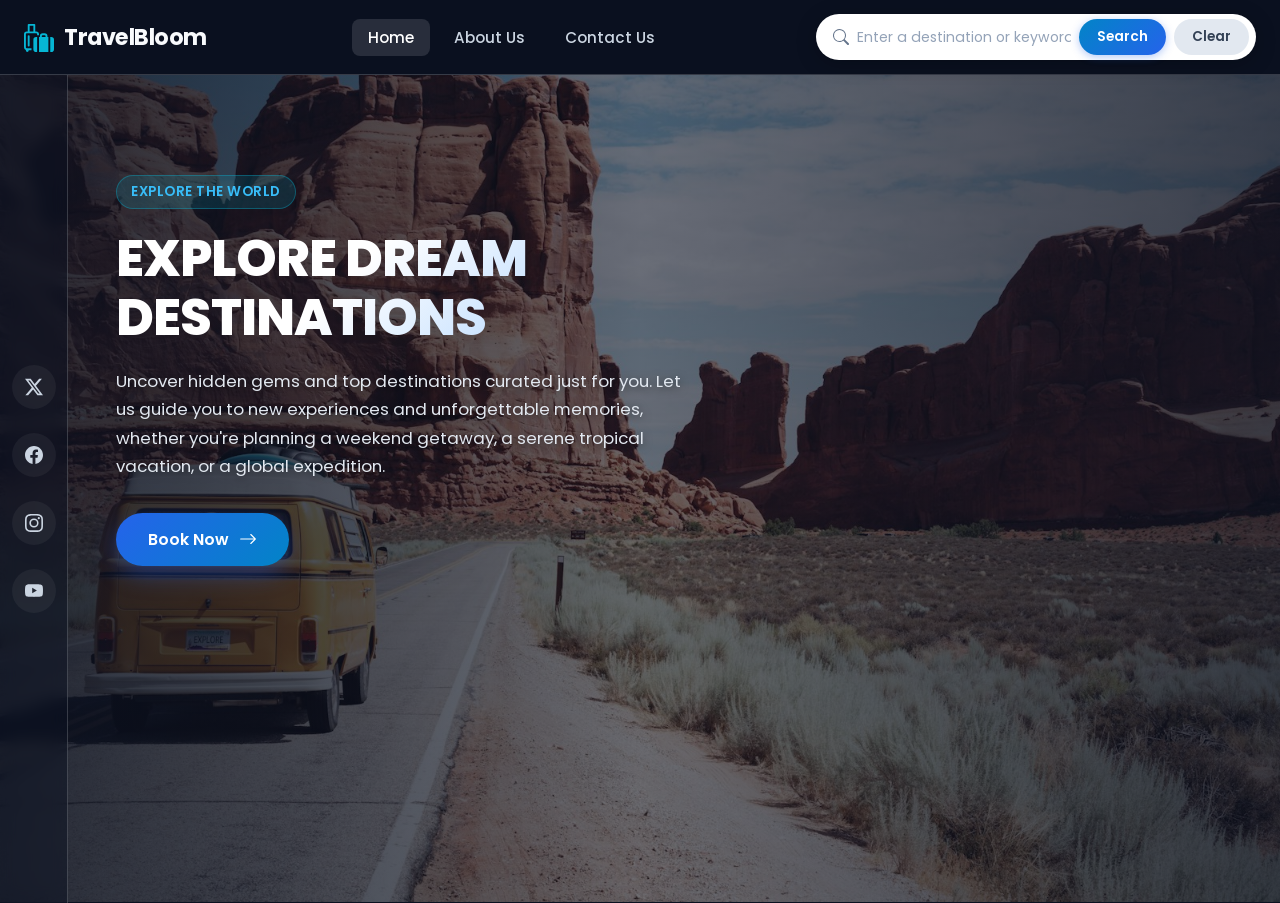
<file: index.html>
<!DOCTYPE html>
<html lang="en">
<head>
  <meta charset="UTF-8">
  <meta name="viewport" content="width=device-width, initial-scale=1.0">
  <title>TravelBloom - Travel Recommendation Web Application</title>
  <link rel="stylesheet" href="style.css">
</head>
<body>

  <!-- Navigation Bar -->
  <header>
    <nav id="navbar">
      <a href="travel_recommendation.html" class="brand-logo" id="logo">
        <svg xmlns="http://www.w3.org/2000/svg" width="30" height="30" fill="currentColor" viewBox="0 0 16 16">
          <path d="M2 1.5a.5.5 0 0 1 .5-.5h3a.5.5 0 0 1 .5.5V5h.5A1.5 1.5 0 0 1 8 6.5V7H7v-.5a.5.5 0 0 0-.5-.5h-5a.5.5 0 0 0-.5.5v7a.5.5 0 0 0 .5.5H4v1H2.5v.25a.75.75 0 0 1-1.5 0v-.335A1.5 1.5 0 0 1 0 13.5v-7A1.5 1.5 0 0 1 1.5 5H2zM3 5h2V2H3z"/>
          <path d="M2.5 7a.5.5 0 0 1 .5.5v5a.5.5 0 0 1-1 0v-5a.5.5 0 0 1 .5-.5m10 1v-.5A1.5 1.5 0 0 0 11 6h-1a1.5 1.5 0 0 0-1.5 1.5V8H8v8h5V8zM10 7h1a.5.5 0 0 1 .5.5V8h-2v-.5A.5.5 0 0 1 10 7M5 9.5A1.5 1.5 0 0 1 6.5 8H7v8h-.5A1.5 1.5 0 0 1 5 14.5zm9 6.5V8h.5A1.5 1.5 0 0 1 16 9.5v5a1.5 1.5 0 0 1-1.5 1.5z"/>
        </svg>
        <span>TravelBloom</span>
      </a>

      <ul class="nav-links">
        <li><a href="travel_recommendation.html" class="active">Home</a></li>
        <li><a href="about.html">About Us</a></li>
        <li><a href="contact.html">Contact Us</a></li>
      </ul>

      <div class="search-box">
        <div class="search-input-wrapper">
          <svg xmlns="http://www.w3.org/2000/svg" width="16" height="16" fill="currentColor" viewBox="0 0 16 16">
            <path d="M11.742 10.344a6.5 6.5 0 1 0-1.397 1.398h-.001q.044.06.098.115l3.85 3.85a1 1 0 0 0 1.415-1.414l-3.85-3.85a1 1 0 0 0-.115-.1zM12 6.5a5.5 5.5 0 1 1-11 0 5.5 5.5 0 0 1 11 0"/>
          </svg>
          <input type="text" id="search_bar" placeholder="Enter a destination or keyword" required autocomplete="off">
        </div>
        <button type="button" class="btn-search" id="sub">Search</button>
        <button type="button" class="btn-clear" id="clr">Clear</button>
      </div>
    </nav>
  </header>

  <!-- Main Body Content -->
  <main>
    <!-- Social Media Sidebar -->
    <aside class="social-sidebar">
      <a href="https://x.com" target="_blank" rel="noopener noreferrer" title="Twitter/X">
        <svg xmlns="http://www.w3.org/2000/svg" width="18" height="18" fill="currentColor" viewBox="0 0 16 16">
          <path d="M12.6.75h2.454l-5.36 6.142L16 15.25h-4.937l-3.867-5.07-4.425 5.07H.316l5.733-6.57L0 .75h5.063l3.495 4.633L12.601.75Zm-.86 13.028h1.36L4.323 2.145H2.865z"/>
        </svg>
      </a>
      <a href="https://facebook.com" target="_blank" rel="noopener noreferrer" title="Facebook">
        <svg xmlns="http://www.w3.org/2000/svg" width="18" height="18" fill="currentColor" viewBox="0 0 16 16">
          <path d="M16 8.049c0-4.446-3.582-8.05-8-8.05C3.58 0-.002 3.603-.002 8.05c0 4.017 2.926 7.347 6.75 7.951v-5.625h-2.03V8.05H6.75V6.275c0-2.017 1.195-3.131 3.022-3.131.876 0 1.791.157 1.791.157v1.98h-1.009c-.993 0-1.303.621-1.303 1.258v1.51h2.218l-.354 2.326H9.25V16c3.824-.604 6.75-3.934 6.75-7.951"/>
        </svg>
      </a>
      <a href="https://instagram.com" target="_blank" rel="noopener noreferrer" title="Instagram">
        <svg xmlns="http://www.w3.org/2000/svg" width="18" height="18" fill="currentColor" viewBox="0 0 16 16">
          <path d="M8 0C5.829 0 5.556.01 4.703.048 3.85.088 3.269.222 2.76.42a3.9 3.9 0 0 0-1.417.923A3.9 3.9 0 0 0 .42 2.76C.222 3.268.087 3.85.048 4.7.01 5.555 0 5.827 0 8.001c0 2.172.01 2.444.048 3.297.04.852.174 1.433.372 1.942.205.526.478.972.923 1.417.444.445.89.719 1.416.923.51.198 1.09.333 1.942.372C5.555 15.99 5.827 16 8 16s2.444-.01 3.298-.048c.851-.04 1.434-.174 1.943-.372a3.9 3.9 0 0 0 1.416-.923c.445-.445.718-.891.923-1.417.197-.509.332-1.09.372-1.942C15.99 10.445 16 10.173 16 8s-.01-2.445-.048-3.299c-.04-.851-.175-1.433-.372-1.941a3.9 3.9 0 0 0-.923-1.417A3.9 3.9 0 0 0 13.24.42c-.51-.198-1.092-.333-1.943-.372C10.443.01 10.172 0 7.998 0zm-.717 1.442h.718c2.136 0 2.389.007 3.232.046.78.035 1.204.166 1.486.275.373.145.64.319.92.599s.453.546.598.92c.11.281.24.705.275 1.485.039.843.047 1.096.047 3.231s-.008 2.389-.047 3.232c-.035.78-.166 1.203-.275 1.485a2.5 2.5 0 0 1-.599.919c-.28.28-.546.453-.92.598-.28.11-.704.24-1.485.276-.843.038-1.096.047-3.232.047s-2.39-.009-3.233-.047c-.78-.036-1.203-.166-1.485-.276a2.5 2.5 0 0 1-.92-.598 2.5 2.5 0 0 1-.6-.92c-.109-.281-.24-.705-.275-1.485-.038-.843-.046-1.096-.046-3.233s.008-2.388.046-3.231c.036-.78.166-1.204.276-1.486.145-.373.319-.64.599-.92s.546-.453.92-.598c.282-.11.705-.24 1.485-.276.738-.034 1.024-.044 2.515-.045zm4.988 1.328a.96.96 0 1 0 0 1.92.96.96 0 0 0 0-1.92m-4.27 1.122a4.109 4.109 0 1 0 0 8.217 4.109 4.109 0 0 0 0-8.217m0 1.441a2.667 2.667 0 1 1 0 5.334 2.667 2.667 0 0 1 0-5.334"/>
        </svg>
      </a>
      <a href="https://youtube.com" target="_blank" rel="noopener noreferrer" title="YouTube">
        <svg xmlns="http://www.w3.org/2000/svg" width="18" height="18" fill="currentColor" viewBox="0 0 16 16">
          <path d="M8.051 1.999h.089c.822.003 4.987.033 6.11.335a2.01 2.01 0 0 1 1.415 1.42c.101.38.172.883.22 1.402l.01.104.022.26.008.104c.065.914.073 1.77.074 1.957v.075c-.001.194-.01 1.108-.082 2.06l-.008.105-.009.104c-.05.572-.124 1.14-.235 1.558a2.01 2.01 0 0 1-1.415 1.42c-1.16.312-5.569.334-6.18.335h-.142c-.309 0-1.587-.006-2.927-.052l-.17-.006-.087-.004-.171-.007-.171-.007c-1.11-.049-2.167-.128-2.654-.26a2.01 2.01 0 0 1-1.415-1.419c-.111-.417-.185-.986-.235-1.558L.09 9.82l-.008-.104A31 31 0 0 1 0 7.68v-.123c.002-.215.01-.958.064-1.778l.007-.103.003-.052.008-.104.022-.26.01-.104c.048-.519.119-1.023.22-1.402a2.01 2.01 0 0 1 1.415-1.42c.487-.13 1.544-.21 2.654-.26l.17-.007.172-.006.086-.003.171-.007A100 100 0 0 1 7.858 2zM6.4 5.209v4.818l4.157-2.408z"/>
        </svg>
      </a>
    </aside>

    <!-- Hero Content + Results -->
    <div class="hero-wrapper">
      <div class="hero-text">
        <span class="badge">Explore The World</span>
        <h1>EXPLORE DREAM DESTINATIONS</h1>
        <p>Uncover hidden gems and top destinations curated just for you. Let us guide you to new experiences and unforgettable memories, whether you're planning a weekend getaway, a serene tropical vacation, or a global expedition.</p>
        <a href="book.html" class="cta-button" id="bookNowBtn">
          <span>Book Now</span>
          <svg xmlns="http://www.w3.org/2000/svg" width="18" height="18" fill="currentColor" viewBox="0 0 16 16">
            <path fill-rule="evenodd" d="M1 8a.5.5 0 0 1 .5-.5h11.793l-3.147-3.146a.5.5 0 0 1 .708-.708l4 4a.5.5 0 0 1 0 .708l-4 4a.5.5 0 0 1-.708-.708L13.293 8.5H1.5A.5.5 0 0 1 1 8"/>
          </svg>
        </a>
      </div>

      <!-- Recommendation Cards Container -->
      <div class="results-wrapper" id="extra"></div>
    </div>
  </main>

  <script src="travel_recommendation.js"></script>
</body>
</html>
</file>
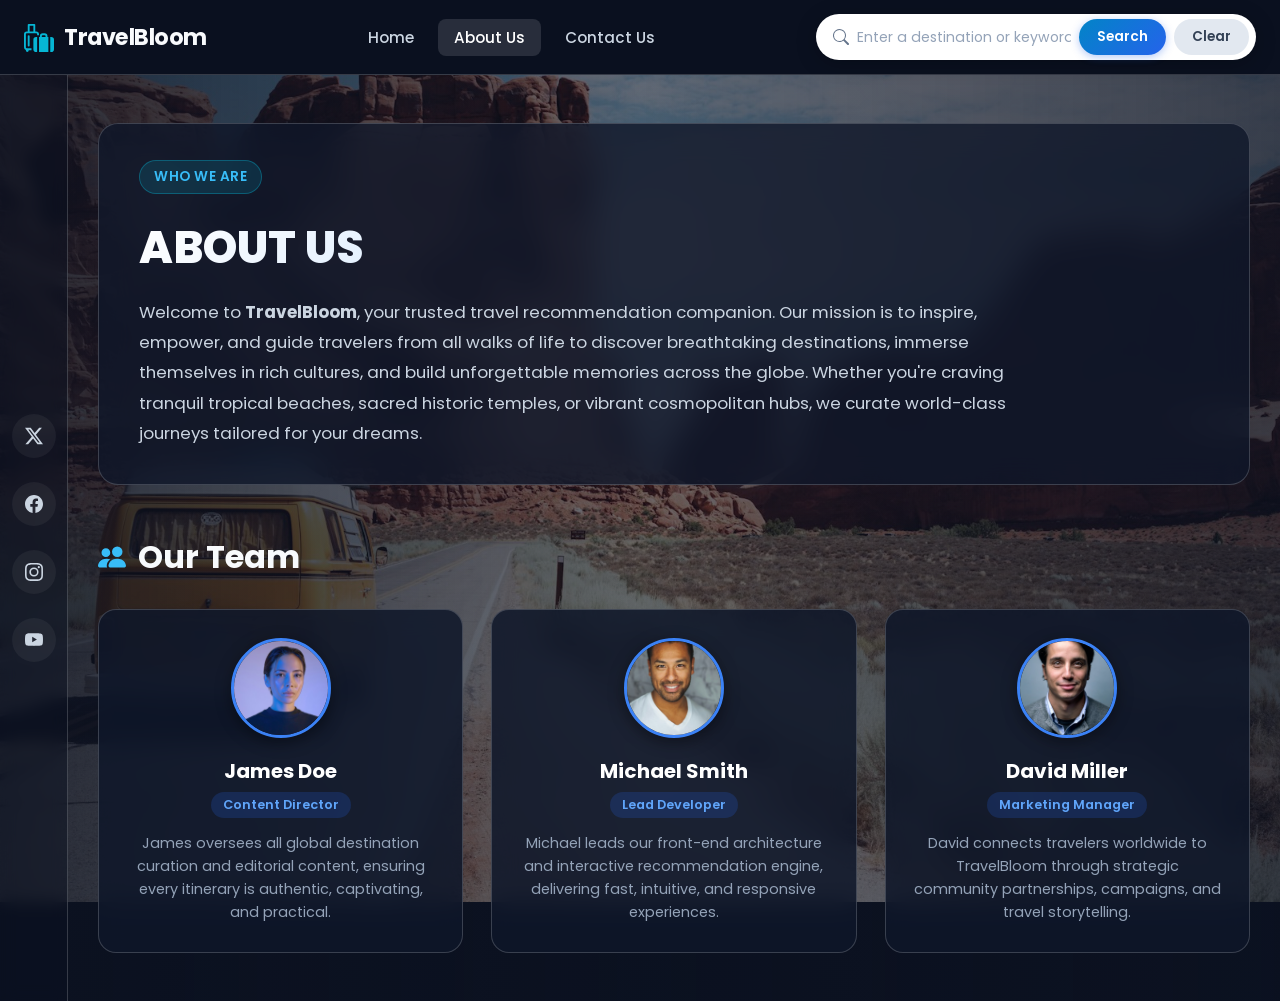
<file: about.html>
<!DOCTYPE html>
<html lang="en">
<head>
  <meta charset="UTF-8">
  <meta name="viewport" content="width=device-width, initial-scale=1.0">
  <title>About Us - TravelBloom</title>
  <link rel="stylesheet" href="style.css">
</head>
<body>

  <!-- Navigation Bar -->
  <header>
    <nav id="navbar">
      <a href="travel_recommendation.html" class="brand-logo" id="logo">
        <svg xmlns="http://www.w3.org/2000/svg" width="30" height="30" fill="currentColor" viewBox="0 0 16 16">
          <path d="M2 1.5a.5.5 0 0 1 .5-.5h3a.5.5 0 0 1 .5.5V5h.5A1.5 1.5 0 0 1 8 6.5V7H7v-.5a.5.5 0 0 0-.5-.5h-5a.5.5 0 0 0-.5.5v7a.5.5 0 0 0 .5.5H4v1H2.5v.25a.75.75 0 0 1-1.5 0v-.335A1.5 1.5 0 0 1 0 13.5v-7A1.5 1.5 0 0 1 1.5 5H2zM3 5h2V2H3z"/>
          <path d="M2.5 7a.5.5 0 0 1 .5.5v5a.5.5 0 0 1-1 0v-5a.5.5 0 0 1 .5-.5m10 1v-.5A1.5 1.5 0 0 0 11 6h-1a1.5 1.5 0 0 0-1.5 1.5V8H8v8h5V8zM10 7h1a.5.5 0 0 1 .5.5V8h-2v-.5A.5.5 0 0 1 10 7M5 9.5A1.5 1.5 0 0 1 6.5 8H7v8h-.5A1.5 1.5 0 0 1 5 14.5zm9 6.5V8h.5A1.5 1.5 0 0 1 16 9.5v5a1.5 1.5 0 0 1-1.5 1.5z"/>
        </svg>
        <span>TravelBloom</span>
      </a>

      <ul class="nav-links">
        <li><a href="travel_recommendation.html">Home</a></li>
        <li><a href="about.html" class="active">About Us</a></li>
        <li><a href="contact.html">Contact Us</a></li>
      </ul>

      <div class="search-box">
        <div class="search-input-wrapper">
          <svg xmlns="http://www.w3.org/2000/svg" width="16" height="16" fill="currentColor" viewBox="0 0 16 16">
            <path d="M11.742 10.344a6.5 6.5 0 1 0-1.397 1.398h-.001q.044.06.098.115l3.85 3.85a1 1 0 0 0 1.415-1.414l-3.85-3.85a1 1 0 0 0-.115-.1zM12 6.5a5.5 5.5 0 1 1-11 0 5.5 5.5 0 0 1 11 0"/>
          </svg>
          <input type="text" id="search_bar" placeholder="Enter a destination or keyword" autocomplete="off">
        </div>
        <button type="button" class="btn-search" id="sub" onclick="window.location.href='travel_recommendation.html'">Search</button>
        <button type="button" class="btn-clear" id="clr" onclick="document.getElementById('search_bar').value=''">Clear</button>
      </div>
    </nav>
  </header>

  <!-- Main Body Content -->
  <main>
    <!-- Social Media Sidebar -->
    <aside class="social-sidebar">
      <a href="https://x.com" target="_blank" rel="noopener noreferrer" title="Twitter/X">
        <svg xmlns="http://www.w3.org/2000/svg" width="18" height="18" fill="currentColor" viewBox="0 0 16 16">
          <path d="M12.6.75h2.454l-5.36 6.142L16 15.25h-4.937l-3.867-5.07-4.425 5.07H.316l5.733-6.57L0 .75h5.063l3.495 4.633L12.601.75Zm-.86 13.028h1.36L4.323 2.145H2.865z"/>
        </svg>
      </a>
      <a href="https://facebook.com" target="_blank" rel="noopener noreferrer" title="Facebook">
        <svg xmlns="http://www.w3.org/2000/svg" width="18" height="18" fill="currentColor" viewBox="0 0 16 16">
          <path d="M16 8.049c0-4.446-3.582-8.05-8-8.05C3.58 0-.002 3.603-.002 8.05c0 4.017 2.926 7.347 6.75 7.951v-5.625h-2.03V8.05H6.75V6.275c0-2.017 1.195-3.131 3.022-3.131.876 0 1.791.157 1.791.157v1.98h-1.009c-.993 0-1.303.621-1.303 1.258v1.51h2.218l-.354 2.326H9.25V16c3.824-.604 6.75-3.934 6.75-7.951"/>
        </svg>
      </a>
      <a href="https://instagram.com" target="_blank" rel="noopener noreferrer" title="Instagram">
        <svg xmlns="http://www.w3.org/2000/svg" width="18" height="18" fill="currentColor" viewBox="0 0 16 16">
          <path d="M8 0C5.829 0 5.556.01 4.703.048 3.85.088 3.269.222 2.76.42a3.9 3.9 0 0 0-1.417.923A3.9 3.9 0 0 0 .42 2.76C.222 3.268.087 3.85.048 4.7.01 5.555 0 5.827 0 8.001c0 2.172.01 2.444.048 3.297.04.852.174 1.433.372 1.942.205.526.478.972.923 1.417.444.445.89.719 1.416.923.51.198 1.09.333 1.942.372C5.555 15.99 5.827 16 8 16s2.444-.01 3.298-.048c.851-.04 1.434-.174 1.943-.372a3.9 3.9 0 0 0 1.416-.923c.445-.445.718-.891.923-1.417.197-.509.332-1.09.372-1.942C15.99 10.445 16 10.173 16 8s-.01-2.445-.048-3.299c-.04-.851-.175-1.433-.372-1.941a3.9 3.9 0 0 0-.923-1.417A3.9 3.9 0 0 0 13.24.42c-.51-.198-1.092-.333-1.943-.372C10.443.01 10.172 0 7.998 0zm-.717 1.442h.718c2.136 0 2.389.007 3.232.046.78.035 1.204.166 1.486.275.373.145.64.319.92.599s.453.546.598.92c.11.281.24.705.275 1.485.039.843.047 1.096.047 3.231s-.008 2.389-.047 3.232c-.035.78-.166 1.203-.275 1.485a2.5 2.5 0 0 1-.599.919c-.28.28-.546.453-.92.598-.28.11-.704.24-1.485.276-.843.038-1.096.047-3.232.047s-2.39-.009-3.233-.047c-.78-.036-1.203-.166-1.485-.276a2.5 2.5 0 0 1-.92-.598 2.5 2.5 0 0 1-.6-.92c-.109-.281-.24-.705-.275-1.485-.038-.843-.046-1.096-.046-3.233s.008-2.388.046-3.231c.036-.78.166-1.204.276-1.486.145-.373.319-.64.599-.92s.546-.453.92-.598c.282-.11.705-.24 1.485-.276.738-.034 1.024-.044 2.515-.045zm4.988 1.328a.96.96 0 1 0 0 1.92.96.96 0 0 0 0-1.92m-4.27 1.122a4.109 4.109 0 1 0 0 8.217 4.109 4.109 0 0 0 0-8.217m0 1.441a2.667 2.667 0 1 1 0 5.334 2.667 2.667 0 0 1 0-5.334"/>
        </svg>
      </a>
      <a href="https://youtube.com" target="_blank" rel="noopener noreferrer" title="YouTube">
        <svg xmlns="http://www.w3.org/2000/svg" width="18" height="18" fill="currentColor" viewBox="0 0 16 16">
          <path d="M8.051 1.999h.089c.822.003 4.987.033 6.11.335a2.01 2.01 0 0 1 1.415 1.42c.101.38.172.883.22 1.402l.01.104.022.26.008.104c.065.914.073 1.77.074 1.957v.075c-.001.194-.01 1.108-.082 2.06l-.008.105-.009.104c-.05.572-.124 1.14-.235 1.558a2.01 2.01 0 0 1-1.415 1.42c-1.16.312-5.569.334-6.18.335h-.142c-.309 0-1.587-.006-2.927-.052l-.17-.006-.087-.004-.171-.007-.171-.007c-1.11-.049-2.167-.128-2.654-.26a2.01 2.01 0 0 1-1.415-1.419c-.111-.417-.185-.986-.235-1.558L.09 9.82l-.008-.104A31 31 0 0 1 0 7.68v-.123c.002-.215.01-.958.064-1.778l.007-.103.003-.052.008-.104.022-.26.01-.104c.048-.519.119-1.023.22-1.402a2.01 2.01 0 0 1 1.415-1.42c.487-.13 1.544-.21 2.654-.26l.17-.007.172-.006.086-.003.171-.007A100 100 0 0 1 7.858 2zM6.4 5.209v4.818l4.157-2.408z"/>
        </svg>
      </a>
    </aside>

    <!-- About Us Content -->
    <div class="about-container">
      <section class="about-header">
        <span class="badge">Who We Are</span>
        <h1>ABOUT US</h1>
        <p>Welcome to <strong>TravelBloom</strong>, your trusted travel recommendation companion. Our mission is to inspire, empower, and guide travelers from all walks of life to discover breathtaking destinations, immerse themselves in rich cultures, and build unforgettable memories across the globe. Whether you're craving tranquil tropical beaches, sacred historic temples, or vibrant cosmopolitan hubs, we curate world-class journeys tailored for your dreams.</p>
      </section>

      <section class="team-section">
        <h2>
          <svg xmlns="http://www.w3.org/2000/svg" width="28" height="28" fill="currentColor" viewBox="0 0 16 16" style="color: #38bdf8;">
            <path d="M7 14s-1 0-1-1 1-4 5-4 5 3 5 4-1 1-1 1zm4-6a3 3 0 1 0 0-6 3 3 0 0 0 0 6m-5.784 6A2.24 2.24 0 0 1 5 13c0-1.355.68-2.75 1.936-3.72A6.3 6.3 0 0 0 5 9c-4 0-5 3-5 4s1 1 1 1zM4.5 8a2.5 2.5 0 1 0 0-5 2.5 2.5 0 0 0 0 5"/>
          </svg>
          Our Team
        </h2>

        <div class="team-grid">
          <!-- Member 1 -->
          <div class="team-card">
            <img src="images/team1.jpg" alt="James Doe" class="team-avatar">
            <h3>James Doe</h3>
            <span class="team-role">Content Director</span>
            <p>James oversees all global destination curation and editorial content, ensuring every itinerary is authentic, captivating, and practical.</p>
          </div>

          <!-- Member 2 -->
          <div class="team-card">
            <img src="images/team2.jpg" alt="Michael Smith" class="team-avatar">
            <h3>Michael Smith</h3>
            <span class="team-role">Lead Developer</span>
            <p>Michael leads our front-end architecture and interactive recommendation engine, delivering fast, intuitive, and responsive experiences.</p>
          </div>

          <!-- Member 3 -->
          <div class="team-card">
            <img src="images/team3.jpg" alt="David Miller" class="team-avatar">
            <h3>David Miller</h3>
            <span class="team-role">Marketing Manager</span>
            <p>David connects travelers worldwide to TravelBloom through strategic community partnerships, campaigns, and travel storytelling.</p>
          </div>
        </div>
      </section>
    </div>
  </main>

</body>
</html>
</file>
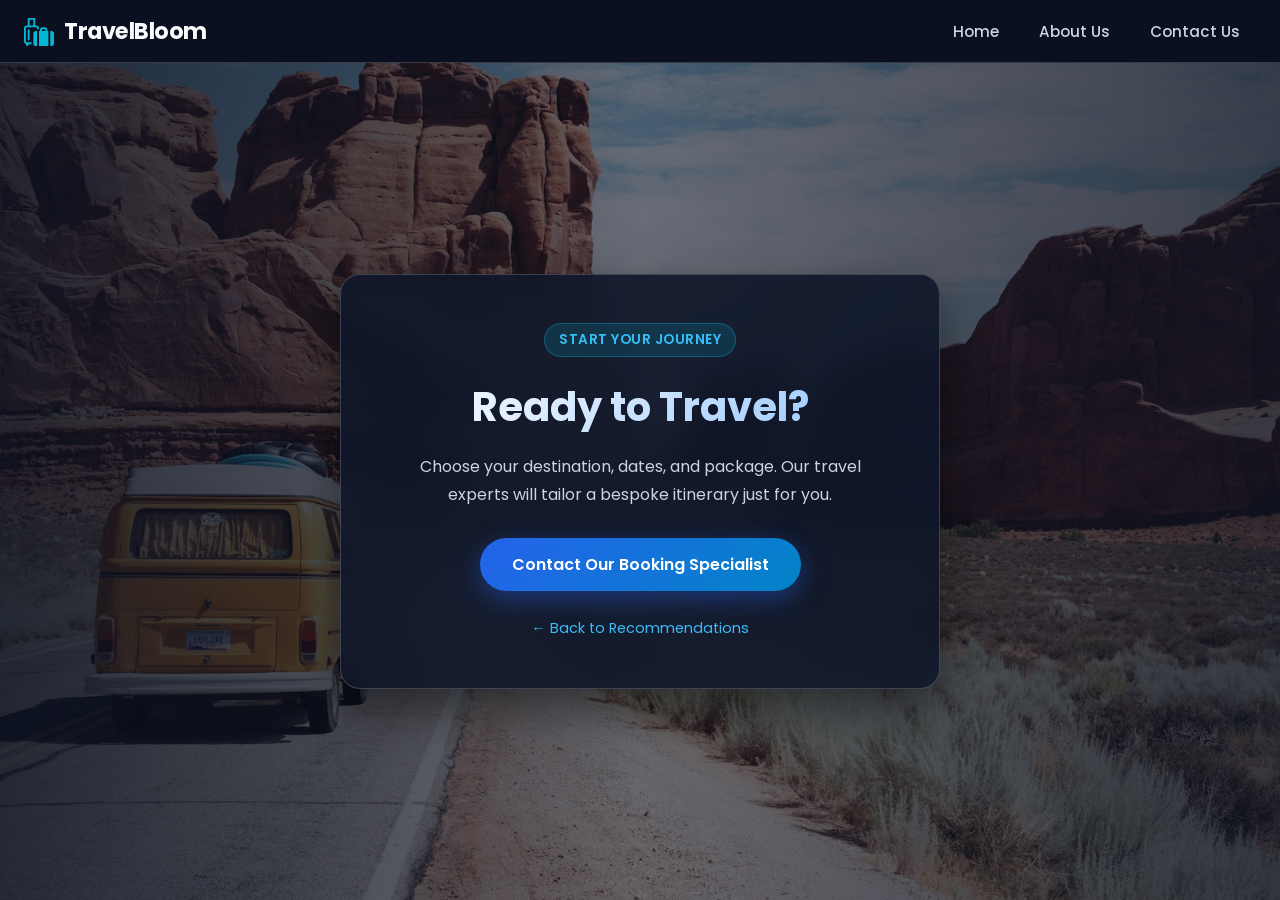
<file: book.html>
<!DOCTYPE html>
<html lang="en">
<head>
  <meta charset="UTF-8">
  <meta name="viewport" content="width=device-width, initial-scale=1.0">
  <title>Book Your Adventure - TravelBloom</title>
  <link rel="stylesheet" href="style.css">
</head>
<body>
  <!-- Navigation Bar -->
  <header>
    <nav id="navbar">
      <a href="travel_recommendation.html" class="brand-logo" id="logo">
        <svg xmlns="http://www.w3.org/2000/svg" width="30" height="30" fill="currentColor" viewBox="0 0 16 16">
          <path d="M2 1.5a.5.5 0 0 1 .5-.5h3a.5.5 0 0 1 .5.5V5h.5A1.5 1.5 0 0 1 8 6.5V7H7v-.5a.5.5 0 0 0-.5-.5h-5a.5.5 0 0 0-.5.5v7a.5.5 0 0 0 .5.5H4v1H2.5v.25a.75.75 0 0 1-1.5 0v-.335A1.5 1.5 0 0 1 0 13.5v-7A1.5 1.5 0 0 1 1.5 5H2zM3 5h2V2H3z"/>
          <path d="M2.5 7a.5.5 0 0 1 .5.5v5a.5.5 0 0 1-1 0v-5a.5.5 0 0 1 .5-.5m10 1v-.5A1.5 1.5 0 0 0 11 6h-1a1.5 1.5 0 0 0-1.5 1.5V8H8v8h5V8zM10 7h1a.5.5 0 0 1 .5.5V8h-2v-.5A.5.5 0 0 1 10 7M5 9.5A1.5 1.5 0 0 1 6.5 8H7v8h-.5A1.5 1.5 0 0 1 5 14.5zm9 6.5V8h.5A1.5 1.5 0 0 1 16 9.5v5a1.5 1.5 0 0 1-1.5 1.5z"/>
        </svg>
        <span>TravelBloom</span>
      </a>

      <ul class="nav-links">
        <li><a href="travel_recommendation.html">Home</a></li>
        <li><a href="about.html">About Us</a></li>
        <li><a href="contact.html">Contact Us</a></li>
      </ul>
    </nav>
  </header>

  <main style="justify-content: center; align-items: center; padding: 40px 20px;">
    <div style="background: rgba(15, 23, 42, 0.9); backdrop-filter: blur(16px); border: 1px solid var(--glass-border); border-radius: 20px; padding: 48px; max-width: 600px; text-align: center; box-shadow: 0 20px 50px rgba(0,0,0,0.5);">
      <span class="badge">Start Your Journey</span>
      <h1 style="font-size: 2.5rem; margin-bottom: 16px; background: linear-gradient(135deg, #fff, #93c5fd); -webkit-background-clip: text; -webkit-text-fill-color: transparent;">Ready to Travel?</h1>
      <p style="color: #cbd5e1; line-height: 1.7; margin-bottom: 30px;">Choose your destination, dates, and package. Our travel experts will tailor a bespoke itinerary just for you.</p>
      <a href="contact.html" class="cta-button">Contact Our Booking Specialist</a>
      <div style="margin-top: 24px;">
        <a href="travel_recommendation.html" style="color: #38bdf8; text-decoration: none; font-size: 0.9rem;">← Back to Recommendations</a>
      </div>
    </div>
  </main>
</body>
</html>
</file>
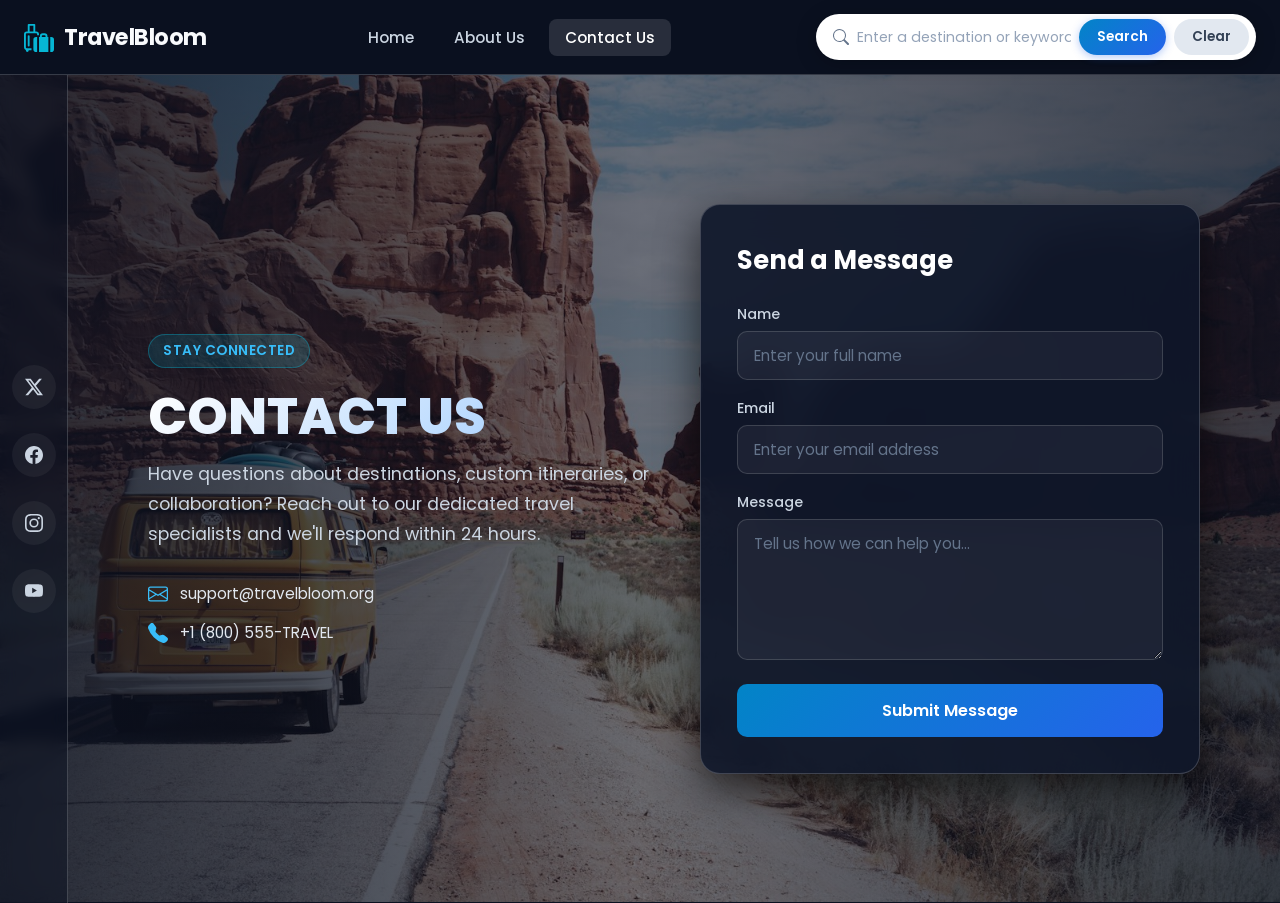
<file: contact.html>
<!DOCTYPE html>
<html lang="en">
<head>
  <meta charset="UTF-8">
  <meta name="viewport" content="width=device-width, initial-scale=1.0">
  <title>Contact Us - TravelBloom</title>
  <link rel="stylesheet" href="style.css">
</head>
<body>

  <!-- Navigation Bar -->
  <header>
    <nav id="navbar">
      <a href="travel_recommendation.html" class="brand-logo" id="logo">
        <svg xmlns="http://www.w3.org/2000/svg" width="30" height="30" fill="currentColor" viewBox="0 0 16 16">
          <path d="M2 1.5a.5.5 0 0 1 .5-.5h3a.5.5 0 0 1 .5.5V5h.5A1.5 1.5 0 0 1 8 6.5V7H7v-.5a.5.5 0 0 0-.5-.5h-5a.5.5 0 0 0-.5.5v7a.5.5 0 0 0 .5.5H4v1H2.5v.25a.75.75 0 0 1-1.5 0v-.335A1.5 1.5 0 0 1 0 13.5v-7A1.5 1.5 0 0 1 1.5 5H2zM3 5h2V2H3z"/>
          <path d="M2.5 7a.5.5 0 0 1 .5.5v5a.5.5 0 0 1-1 0v-5a.5.5 0 0 1 .5-.5m10 1v-.5A1.5 1.5 0 0 0 11 6h-1a1.5 1.5 0 0 0-1.5 1.5V8H8v8h5V8zM10 7h1a.5.5 0 0 1 .5.5V8h-2v-.5A.5.5 0 0 1 10 7M5 9.5A1.5 1.5 0 0 1 6.5 8H7v8h-.5A1.5 1.5 0 0 1 5 14.5zm9 6.5V8h.5A1.5 1.5 0 0 1 16 9.5v5a1.5 1.5 0 0 1-1.5 1.5z"/>
        </svg>
        <span>TravelBloom</span>
      </a>

      <ul class="nav-links">
        <li><a href="travel_recommendation.html">Home</a></li>
        <li><a href="about.html">About Us</a></li>
        <li><a href="contact.html" class="active">Contact Us</a></li>
      </ul>

      <div class="search-box">
        <div class="search-input-wrapper">
          <svg xmlns="http://www.w3.org/2000/svg" width="16" height="16" fill="currentColor" viewBox="0 0 16 16">
            <path d="M11.742 10.344a6.5 6.5 0 1 0-1.397 1.398h-.001q.044.06.098.115l3.85 3.85a1 1 0 0 0 1.415-1.414l-3.85-3.85a1 1 0 0 0-.115-.1zM12 6.5a5.5 5.5 0 1 1-11 0 5.5 5.5 0 0 1 11 0"/>
          </svg>
          <input type="text" id="search_bar" placeholder="Enter a destination or keyword" autocomplete="off">
        </div>
        <button type="button" class="btn-search" id="sub" onclick="window.location.href='travel_recommendation.html'">Search</button>
        <button type="button" class="btn-clear" id="clr" onclick="document.getElementById('search_bar').value=''">Clear</button>
      </div>
    </nav>
  </header>

  <!-- Main Body Content -->
  <main>
    <!-- Social Media Sidebar -->
    <aside class="social-sidebar">
      <a href="https://x.com" target="_blank" rel="noopener noreferrer" title="Twitter/X">
        <svg xmlns="http://www.w3.org/2000/svg" width="18" height="18" fill="currentColor" viewBox="0 0 16 16">
          <path d="M12.6.75h2.454l-5.36 6.142L16 15.25h-4.937l-3.867-5.07-4.425 5.07H.316l5.733-6.57L0 .75h5.063l3.495 4.633L12.601.75Zm-.86 13.028h1.36L4.323 2.145H2.865z"/>
        </svg>
      </a>
      <a href="https://facebook.com" target="_blank" rel="noopener noreferrer" title="Facebook">
        <svg xmlns="http://www.w3.org/2000/svg" width="18" height="18" fill="currentColor" viewBox="0 0 16 16">
          <path d="M16 8.049c0-4.446-3.582-8.05-8-8.05C3.58 0-.002 3.603-.002 8.05c0 4.017 2.926 7.347 6.75 7.951v-5.625h-2.03V8.05H6.75V6.275c0-2.017 1.195-3.131 3.022-3.131.876 0 1.791.157 1.791.157v1.98h-1.009c-.993 0-1.303.621-1.303 1.258v1.51h2.218l-.354 2.326H9.25V16c3.824-.604 6.75-3.934 6.75-7.951"/>
        </svg>
      </a>
      <a href="https://instagram.com" target="_blank" rel="noopener noreferrer" title="Instagram">
        <svg xmlns="http://www.w3.org/2000/svg" width="18" height="18" fill="currentColor" viewBox="0 0 16 16">
          <path d="M8 0C5.829 0 5.556.01 4.703.048 3.85.088 3.269.222 2.76.42a3.9 3.9 0 0 0-1.417.923A3.9 3.9 0 0 0 .42 2.76C.222 3.268.087 3.85.048 4.7.01 5.555 0 5.827 0 8.001c0 2.172.01 2.444.048 3.297.04.852.174 1.433.372 1.942.205.526.478.972.923 1.417.444.445.89.719 1.416.923.51.198 1.09.333 1.942.372C5.555 15.99 5.827 16 8 16s2.444-.01 3.298-.048c.851-.04 1.434-.174 1.943-.372a3.9 3.9 0 0 0 1.416-.923c.445-.445.718-.891.923-1.417.197-.509.332-1.09.372-1.942C15.99 10.445 16 10.173 16 8s-.01-2.445-.048-3.299c-.04-.851-.175-1.433-.372-1.941a3.9 3.9 0 0 0-.923-1.417A3.9 3.9 0 0 0 13.24.42c-.51-.198-1.092-.333-1.943-.372C10.443.01 10.172 0 7.998 0zm-.717 1.442h.718c2.136 0 2.389.007 3.232.046.78.035 1.204.166 1.486.275.373.145.64.319.92.599s.453.546.598.92c.11.281.24.705.275 1.485.039.843.047 1.096.047 3.231s-.008 2.389-.047 3.232c-.035.78-.166 1.203-.275 1.485a2.5 2.5 0 0 1-.599.919c-.28.28-.546.453-.92.598-.28.11-.704.24-1.485.276-.843.038-1.096.047-3.232.047s-2.39-.009-3.233-.047c-.78-.036-1.203-.166-1.485-.276a2.5 2.5 0 0 1-.92-.598 2.5 2.5 0 0 1-.6-.92c-.109-.281-.24-.705-.275-1.485-.038-.843-.046-1.096-.046-3.233s.008-2.388.046-3.231c.036-.78.166-1.204.276-1.486.145-.373.319-.64.599-.92s.546-.453.92-.598c.282-.11.705-.24 1.485-.276.738-.034 1.024-.044 2.515-.045zm4.988 1.328a.96.96 0 1 0 0 1.92.96.96 0 0 0 0-1.92m-4.27 1.122a4.109 4.109 0 1 0 0 8.217 4.109 4.109 0 0 0 0-8.217m0 1.441a2.667 2.667 0 1 1 0 5.334 2.667 2.667 0 0 1 0-5.334"/>
        </svg>
      </a>
      <a href="https://youtube.com" target="_blank" rel="noopener noreferrer" title="YouTube">
        <svg xmlns="http://www.w3.org/2000/svg" width="18" height="18" fill="currentColor" viewBox="0 0 16 16">
          <path d="M8.051 1.999h.089c.822.003 4.987.033 6.11.335a2.01 2.01 0 0 1 1.415 1.42c.101.38.172.883.22 1.402l.01.104.022.26.008.104c.065.914.073 1.77.074 1.957v.075c-.001.194-.01 1.108-.082 2.06l-.008.105-.009.104c-.05.572-.124 1.14-.235 1.558a2.01 2.01 0 0 1-1.415 1.42c-1.16.312-5.569.334-6.18.335h-.142c-.309 0-1.587-.006-2.927-.052l-.17-.006-.087-.004-.171-.007-.171-.007c-1.11-.049-2.167-.128-2.654-.26a2.01 2.01 0 0 1-1.415-1.419c-.111-.417-.185-.986-.235-1.558L.09 9.82l-.008-.104A31 31 0 0 1 0 7.68v-.123c.002-.215.01-.958.064-1.778l.007-.103.003-.052.008-.104.022-.26.01-.104c.048-.519.119-1.023.22-1.402a2.01 2.01 0 0 1 1.415-1.42c.487-.13 1.544-.21 2.654-.26l.17-.007.172-.006.086-.003.171-.007A100 100 0 0 1 7.858 2zM6.4 5.209v4.818l4.157-2.408z"/>
        </svg>
      </a>
    </aside>

    <!-- Contact Form Container -->
    <div class="contact-container">
      <div class="contact-info">
        <span class="badge">Stay Connected</span>
        <h1>CONTACT US</h1>
        <p>Have questions about destinations, custom itineraries, or collaboration? Reach out to our dedicated travel specialists and we'll respond within 24 hours.</p>

        <div class="contact-features">
          <div class="feature-item">
            <svg xmlns="http://www.w3.org/2000/svg" width="20" height="20" fill="currentColor" viewBox="0 0 16 16">
              <path d="M0 4a2 2 0 0 1 2-2h12a2 2 0 0 1 2 2v8a2 2 0 0 1-2 2H2a2 2 0 0 1-2-2zm2-1a1 1 0 0 0-1 1v.217l7 4.2 7-4.2V4a1 1 0 0 0-1-1zm13 2.383-4.708 2.825L15 11.105zm-.034 6.876-5.64-3.471L8 9.583l-1.326-.795-5.64 3.47A1 1 0 0 0 2 13h12a1 1 0 0 0 .966-.741M1 11.105l4.708-2.897L1 5.383z"/>
            </svg>
            <span>support@travelbloom.org</span>
          </div>
          <div class="feature-item">
            <svg xmlns="http://www.w3.org/2000/svg" width="20" height="20" fill="currentColor" viewBox="0 0 16 16">
              <path fill-rule="evenodd" d="M1.885.511a1.745 1.745 0 0 1 2.61.163L6.29 2.98c.329.423.445.974.315 1.494l-.547 2.19a.68.68 0 0 0 .178.643l2.457 2.457a.68.68 0 0 0 .644.178l2.189-.547a1.75 1.75 0 0 1 1.494.315l2.306 1.794c.829.645.905 1.87.163 2.611l-1.034 1.034c-.74.74-1.846 1.065-2.877.702a18.6 18.6 0 0 1-7.01-4.42 18.6 18.6 0 0 1-4.42-7.009c-.362-1.03-.037-2.137.703-2.877z"/>
            </svg>
            <span>+1 (800) 555-TRAVEL</span>
          </div>
        </div>
      </div>

      <div class="contact-card">
        <h2>Send a Message</h2>
        <div class="form-alert" id="formAlert">
          Thank you for reaching out! Your message has been sent successfully.
        </div>
        <form class="contact-form" id="contactForm">
          <div class="form-group">
            <label for="name">Name</label>
            <input type="text" id="name" name="name" placeholder="Enter your full name" required>
          </div>
          <div class="form-group">
            <label for="email">Email</label>
            <input type="email" id="email" name="email" placeholder="Enter your email address" required>
          </div>
          <div class="form-group">
            <label for="message">Message</label>
            <textarea id="message" name="message" rows="5" placeholder="Tell us how we can help you..." required></textarea>
          </div>
          <button type="submit" class="btn-submit" id="submitBtn">Submit Message</button>
        </form>
      </div>
    </div>
  </main>

  <script>
    document.getElementById("contactForm").addEventListener("submit", function(e) {
      e.preventDefault();
      const alert = document.getElementById("formAlert");
      alert.style.display = "block";
      this.reset();
      setTimeout(() => {
        alert.style.display = "none";
      }, 5000);
    });
  </script>
</body>
</html>
</file>
<file: style.css>
@import url('https://fonts.googleapis.com/css2?family=Poppins:wght@300;400;500;600;700;800&display=swap');

:root {
  --primary-color: #3b82f6;
  --primary-hover: #2563eb;
  --accent-color: #06b6d4;
  --bg-overlay: rgba(15, 23, 42, 0.75);
  --glass-bg: rgba(255, 255, 255, 0.1);
  --glass-border: rgba(255, 255, 255, 0.18);
  --text-main: #f8fafc;
  --text-muted: #cbd5e1;
  --card-bg: rgba(15, 23, 42, 0.88);
}

* {
  margin: 0;
  padding: 0;
  box-sizing: border-box;
  font-family: 'Poppins', -apple-system, BlinkMacSystemFont, 'Segoe UI', Roboto, sans-serif;
}

body {
  background-color: #0b1120;
  color: var(--text-main);
  min-height: 100vh;
  display: flex;
  flex-direction: column;
  overflow-x: hidden;
}

/* ==================== NAVIGATION BAR ==================== */
header {
  position: sticky;
  top: 0;
  z-index: 1000;
  backdrop-filter: blur(16px);
  -webkit-backdrop-filter: blur(16px);
  background: rgba(11, 17, 32, 0.85);
  border-bottom: 1px solid var(--glass-border);
}

nav {
  max-width: 1400px;
  margin: 0 auto;
  padding: 14px 24px;
  display: flex;
  align-items: center;
  justify-content: space-between;
  gap: 20px;
}

.brand-logo {
  display: flex;
  align-items: center;
  gap: 10px;
  text-decoration: none;
  color: var(--text-main);
  font-size: 1.4rem;
  font-weight: 700;
  letter-spacing: -0.5px;
  transition: transform 0.2s ease;
}

.brand-logo:hover {
  transform: scale(1.02);
}

.brand-logo svg {
  color: var(--accent-color);
}

.nav-links {
  display: flex;
  list-style: none;
  gap: 8px;
}

.nav-links a {
  text-decoration: none;
  color: var(--text-muted);
  font-weight: 500;
  font-size: 0.95rem;
  padding: 8px 16px;
  border-radius: 8px;
  transition: all 0.25s ease;
}

.nav-links a:hover,
.nav-links a.active {
  color: #ffffff;
  background: rgba(255, 255, 255, 0.12);
}

.search-box {
  display: flex;
  align-items: center;
  background: #ffffff;
  border-radius: 50px;
  padding: 4px 6px 4px 16px;
  box-shadow: 0 4px 20px rgba(0, 0, 0, 0.25);
  border: 1px solid rgba(255, 255, 255, 0.2);
  gap: 8px;
  width: 100%;
  max-width: 440px;
}

.search-input-wrapper {
  display: flex;
  align-items: center;
  gap: 8px;
  flex: 1;
}

.search-input-wrapper svg {
  color: #64748b;
  flex-shrink: 0;
}

#search_bar,
#searchInput {
  border: none;
  outline: none;
  background: transparent;
  font-size: 0.88rem;
  color: #1e293b;
  width: 100%;
  font-weight: 500;
}

#search_bar::placeholder,
#searchInput::placeholder {
  color: #94a3b8;
  font-weight: 400;
}

.btn-search,
.btn-clear {
  border: none;
  outline: none;
  font-weight: 600;
  font-size: 0.85rem;
  padding: 8px 18px;
  border-radius: 40px;
  cursor: pointer;
  transition: all 0.2s ease;
}

.btn-search {
  background: linear-gradient(135deg, #0284c7, #2563eb);
  color: #ffffff;
  box-shadow: 0 2px 8px rgba(37, 99, 235, 0.35);
}

.btn-search:hover {
  background: linear-gradient(135deg, #0369a1, #1d4ed8);
  box-shadow: 0 4px 12px rgba(37, 99, 235, 0.5);
  transform: translateY(-1px);
}

.btn-clear {
  background: #e2e8f0;
  color: #334155;
}

.btn-clear:hover {
  background: #cbd5e1;
}

/* ==================== MAIN HERO / CONTENT ==================== */
main {
  flex: 1;
  position: relative;
  background: linear-gradient(to right, rgba(11, 17, 32, 0.88) 0%, rgba(11, 17, 32, 0.6) 50%, rgba(11, 17, 32, 0.8) 100%),
              url('images/background.jpg') center/cover no-repeat fixed;
  display: flex;
  min-height: calc(100vh - 72px);
}

/* Social Bar */
.social-sidebar {
  width: 68px;
  border-right: 1px solid var(--glass-border);
  background: rgba(11, 17, 32, 0.5);
  backdrop-filter: blur(8px);
  display: flex;
  flex-direction: column;
  justify-content: center;
  align-items: center;
  gap: 24px;
  z-index: 50;
}

.social-sidebar a {
  color: var(--text-muted);
  display: flex;
  align-items: center;
  justify-content: center;
  width: 44px;
  height: 44px;
  border-radius: 50%;
  background: rgba(255, 255, 255, 0.05);
  transition: all 0.25s ease;
  text-decoration: none;
}

.social-sidebar a:hover {
  color: #ffffff;
  background: var(--primary-color);
  transform: scale(1.1);
  box-shadow: 0 4px 16px rgba(59, 130, 246, 0.4);
}

/* Hero Content Area */
.hero-wrapper {
  flex: 1;
  display: flex;
  position: relative;
  padding: 40px 48px;
  gap: 40px;
  align-items: flex-start;
  justify-content: space-between;
}

.hero-text {
  max-width: 580px;
  margin-top: 60px;
  animation: fadeIn 0.8s ease forwards;
}

.badge {
  display: inline-flex;
  align-items: center;
  gap: 6px;
  padding: 6px 14px;
  background: rgba(6, 182, 212, 0.15);
  border: 1px solid rgba(6, 182, 212, 0.35);
  color: #38bdf8;
  font-size: 0.85rem;
  font-weight: 600;
  border-radius: 30px;
  margin-bottom: 20px;
  letter-spacing: 0.5px;
  text-transform: uppercase;
}

.hero-text h1 {
  font-size: 3.2rem;
  font-weight: 800;
  line-height: 1.15;
  margin-bottom: 20px;
  letter-spacing: -1px;
  background: linear-gradient(135deg, #ffffff 40%, #93c5fd 100%);
  -webkit-background-clip: text;
  -webkit-text-fill-color: transparent;
}

.hero-text p {
  color: #e2e8f0;
  font-size: 1.05rem;
  line-height: 1.7;
  font-weight: 400;
  margin-bottom: 32px;
  text-shadow: 0 2px 8px rgba(0, 0, 0, 0.5);
}

.cta-button {
  display: inline-flex;
  align-items: center;
  gap: 10px;
  background: linear-gradient(135deg, #2563eb, #0284c7);
  color: #ffffff;
  padding: 14px 32px;
  border-radius: 50px;
  font-weight: 600;
  font-size: 1rem;
  text-decoration: none;
  border: none;
  cursor: pointer;
  box-shadow: 0 8px 24px rgba(37, 99, 235, 0.4);
  transition: all 0.3s ease;
}

.cta-button:hover {
  transform: translateY(-2px);
  box-shadow: 0 12px 30px rgba(37, 99, 235, 0.6);
  background: linear-gradient(135deg, #1d4ed8, #0369a1);
}

/* ==================== SEARCH RESULTS CONTAINER ==================== */
.results-wrapper {
  width: 440px;
  max-width: 100%;
  max-height: calc(100vh - 120px);
  overflow-y: auto;
  padding-right: 8px;
  display: flex;
  flex-direction: column;
  gap: 24px;
  transition: all 0.3s ease;
}

.results-wrapper:empty {
  display: none;
}

.recommendation-card {
  background: var(--card-bg);
  backdrop-filter: blur(12px);
  border-radius: 18px;
  overflow: hidden;
  border: 1px solid var(--glass-border);
  box-shadow: 0 10px 30px rgba(0, 0, 0, 0.5);
  animation: slideUp 0.4s ease forwards;
  transition: transform 0.25s ease, box-shadow 0.25s ease;
}

.recommendation-card:hover {
  transform: translateY(-4px);
  box-shadow: 0 16px 40px rgba(0, 0, 0, 0.6);
  border-color: rgba(56, 189, 248, 0.4);
}

.card-img-container {
  position: relative;
  width: 100%;
  height: 200px;
  overflow: hidden;
}

.card-img-container img {
  width: 100%;
  height: 100%;
  object-fit: cover;
  transition: transform 0.4s ease;
}

.recommendation-card:hover .card-img-container img {
  transform: scale(1.05);
}

.card-badge {
  position: absolute;
  top: 12px;
  right: 12px;
  background: rgba(15, 23, 42, 0.85);
  backdrop-filter: blur(8px);
  color: #38bdf8;
  font-size: 0.78rem;
  font-weight: 600;
  padding: 4px 10px;
  border-radius: 20px;
  border: 1px solid rgba(56, 189, 248, 0.3);
  display: flex;
  align-items: center;
  gap: 5px;
}

.card-content {
  padding: 20px;
}

.card-title {
  font-size: 1.25rem;
  font-weight: 700;
  color: #ffffff;
  margin-bottom: 8px;
}

.card-time {
  display: inline-flex;
  align-items: center;
  gap: 6px;
  color: #38bdf8;
  font-size: 0.82rem;
  font-weight: 600;
  margin-bottom: 12px;
  background: rgba(56, 189, 248, 0.1);
  padding: 4px 10px;
  border-radius: 6px;
}

.card-desc {
  color: #cbd5e1;
  font-size: 0.9rem;
  line-height: 1.6;
  margin-bottom: 16px;
}

.btn-visit {
  display: inline-block;
  background: linear-gradient(135deg, #0284c7, #2563eb);
  color: #ffffff;
  padding: 8px 20px;
  border-radius: 8px;
  font-weight: 600;
  font-size: 0.85rem;
  text-decoration: none;
  transition: all 0.2s ease;
  border: none;
  cursor: pointer;
}

.btn-visit:hover {
  background: linear-gradient(135deg, #0369a1, #1d4ed8);
  transform: scale(1.03);
}

.empty-message {
  background: var(--card-bg);
  backdrop-filter: blur(12px);
  padding: 24px;
  border-radius: 16px;
  border: 1px solid var(--glass-border);
  color: #e2e8f0;
  text-align: center;
  font-size: 0.95rem;
  line-height: 1.6;
}

/* ==================== ABOUT US PAGE ==================== */
.about-container {
  max-width: 1200px;
  margin: 0 auto;
  padding: 48px 24px;
  display: flex;
  flex-direction: column;
  gap: 48px;
  width: 100%;
}

.about-header {
  background: rgba(15, 23, 42, 0.8);
  backdrop-filter: blur(16px);
  border: 1px solid var(--glass-border);
  border-radius: 20px;
  padding: 36px 40px;
}

.about-header h1 {
  font-size: 2.8rem;
  font-weight: 800;
  margin-bottom: 16px;
  background: linear-gradient(135deg, #ffffff, #93c5fd);
  -webkit-background-clip: text;
  -webkit-text-fill-color: transparent;
}

.about-header p {
  color: #cbd5e1;
  font-size: 1.05rem;
  line-height: 1.8;
  max-width: 900px;
}

.team-section h2 {
  font-size: 2rem;
  font-weight: 700;
  margin-bottom: 28px;
  display: flex;
  align-items: center;
  gap: 12px;
}

.team-grid {
  display: grid;
  grid-template-columns: repeat(auto-fit, minmax(280px, 1fr));
  gap: 28px;
}

.team-card {
  background: rgba(15, 23, 42, 0.85);
  backdrop-filter: blur(12px);
  border: 1px solid var(--glass-border);
  border-radius: 18px;
  padding: 28px;
  display: flex;
  flex-direction: column;
  align-items: center;
  text-align: center;
  transition: transform 0.25s ease, border-color 0.25s ease;
}

.team-card:hover {
  transform: translateY(-6px);
  border-color: rgba(56, 189, 248, 0.4);
}

.team-avatar {
  width: 100px;
  height: 100px;
  border-radius: 50%;
  object-fit: cover;
  border: 3px solid var(--primary-color);
  margin-bottom: 18px;
  box-shadow: 0 4px 16px rgba(0, 0, 0, 0.4);
}

.team-card h3 {
  font-size: 1.25rem;
  font-weight: 700;
  color: #ffffff;
  margin-bottom: 6px;
}

.team-role {
  display: inline-block;
  background: rgba(37, 99, 235, 0.2);
  color: #60a5fa;
  font-size: 0.8rem;
  font-weight: 600;
  padding: 4px 12px;
  border-radius: 20px;
  margin-bottom: 14px;
}

.team-card p {
  color: #94a3b8;
  font-size: 0.9rem;
  line-height: 1.6;
}

/* ==================== CONTACT US PAGE ==================== */
.contact-container {
  max-width: 1100px;
  margin: 0 auto;
  padding: 48px 24px;
  display: flex;
  align-items: center;
  justify-content: space-between;
  gap: 48px;
  width: 100%;
}

.contact-info {
  flex: 1;
}

.contact-info h1 {
  font-size: 3.2rem;
  font-weight: 800;
  line-height: 1.1;
  margin-bottom: 16px;
  background: linear-gradient(135deg, #ffffff, #93c5fd);
  -webkit-background-clip: text;
  -webkit-text-fill-color: transparent;
}

.contact-info p {
  color: #cbd5e1;
  font-size: 1.1rem;
  line-height: 1.7;
  margin-bottom: 32px;
}

.contact-features {
  display: flex;
  flex-direction: column;
  gap: 16px;
}

.feature-item {
  display: flex;
  align-items: center;
  gap: 12px;
  color: #e2e8f0;
  font-size: 0.95rem;
}

.feature-item svg {
  color: #38bdf8;
}

.contact-card {
  flex: 1;
  max-width: 500px;
  background: rgba(15, 23, 42, 0.9);
  backdrop-filter: blur(16px);
  border: 1px solid var(--glass-border);
  border-radius: 20px;
  padding: 36px;
  box-shadow: 0 16px 40px rgba(0, 0, 0, 0.6);
}

.contact-card h2 {
  font-size: 1.6rem;
  font-weight: 700;
  margin-bottom: 24px;
  color: #ffffff;
}

.contact-form {
  display: flex;
  flex-direction: column;
  gap: 18px;
}

.form-group {
  display: flex;
  flex-direction: column;
  gap: 6px;
}

.form-group label {
  color: #cbd5e1;
  font-size: 0.88rem;
  font-weight: 500;
}

.form-group input,
.form-group textarea {
  background: rgba(255, 255, 255, 0.05);
  border: 1px solid rgba(255, 255, 255, 0.15);
  border-radius: 10px;
  padding: 12px 16px;
  color: #ffffff;
  font-size: 0.95rem;
  outline: none;
  transition: all 0.2s ease;
}

.form-group input:focus,
.form-group textarea:focus {
  border-color: #38bdf8;
  background: rgba(255, 255, 255, 0.08);
  box-shadow: 0 0 0 3px rgba(56, 189, 248, 0.2);
}

.form-group input::placeholder,
.form-group textarea::placeholder {
  color: #64748b;
}

.btn-submit {
  background: linear-gradient(135deg, #0284c7, #2563eb);
  color: #ffffff;
  padding: 14px;
  border-radius: 10px;
  border: none;
  font-size: 1rem;
  font-weight: 600;
  cursor: pointer;
  transition: all 0.25s ease;
  margin-top: 6px;
}

.btn-submit:hover {
  background: linear-gradient(135deg, #0369a1, #1d4ed8);
  box-shadow: 0 4px 16px rgba(37, 99, 235, 0.5);
  transform: translateY(-1px);
}

.form-alert {
  padding: 12px 16px;
  border-radius: 8px;
  background: rgba(16, 185, 129, 0.2);
  border: 1px solid rgba(16, 185, 129, 0.4);
  color: #6ee7b7;
  font-size: 0.9rem;
  display: none;
  text-align: center;
}

/* ==================== SCROLLBAR & ANIMATIONS ==================== */
::-webkit-scrollbar {
  width: 8px;
}

::-webkit-scrollbar-track {
  background: rgba(11, 17, 32, 0.6);
}

::-webkit-scrollbar-thumb {
  background: rgba(255, 255, 255, 0.2);
  border-radius: 4px;
}

::-webkit-scrollbar-thumb:hover {
  background: rgba(255, 255, 255, 0.35);
}

@keyframes fadeIn {
  from { opacity: 0; transform: translateY(12px); }
  to { opacity: 1; transform: translateY(0); }
}

@keyframes slideUp {
  from { opacity: 0; transform: translateY(20px); }
  to { opacity: 1; transform: translateY(0); }
}

/* ==================== RESPONSIVE DESIGN ==================== */
@media (max-width: 1024px) {
  nav {
    flex-wrap: wrap;
    justify-content: center;
  }
  .search-box {
    order: 3;
    max-width: 100%;
  }
  .hero-wrapper {
    flex-direction: column;
    padding: 30px 20px;
  }
  .results-wrapper {
    width: 100%;
    max-height: none;
  }
  .contact-container {
    flex-direction: column;
    text-align: center;
  }
}

@media (max-width: 768px) {
  .hero-text h1 {
    font-size: 2.4rem;
  }
  .social-sidebar {
    display: none;
  }
  .hero-wrapper {
    padding: 24px 16px;
  }
  .about-header {
    padding: 24px;
  }
  .about-header h1 {
    font-size: 2.2rem;
  }
  .contact-card {
    padding: 24px;
  }
}
</file>
